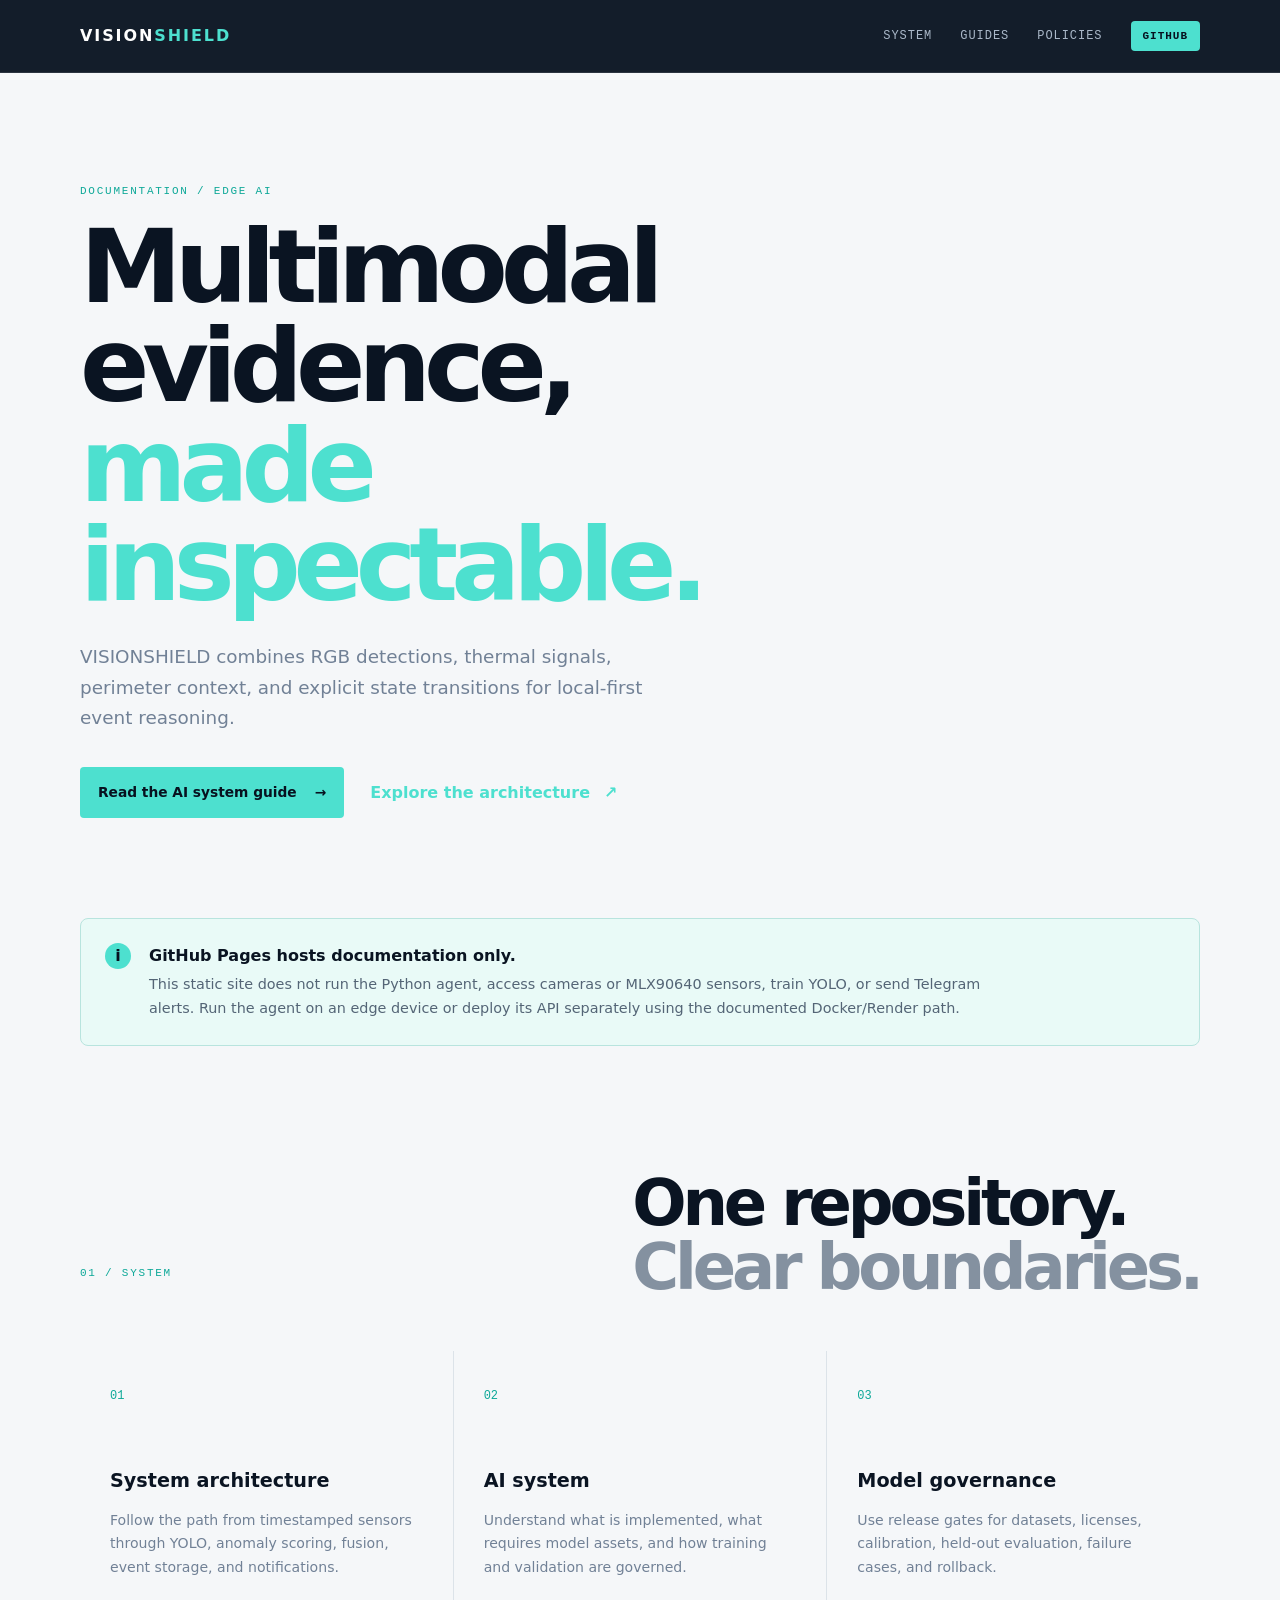
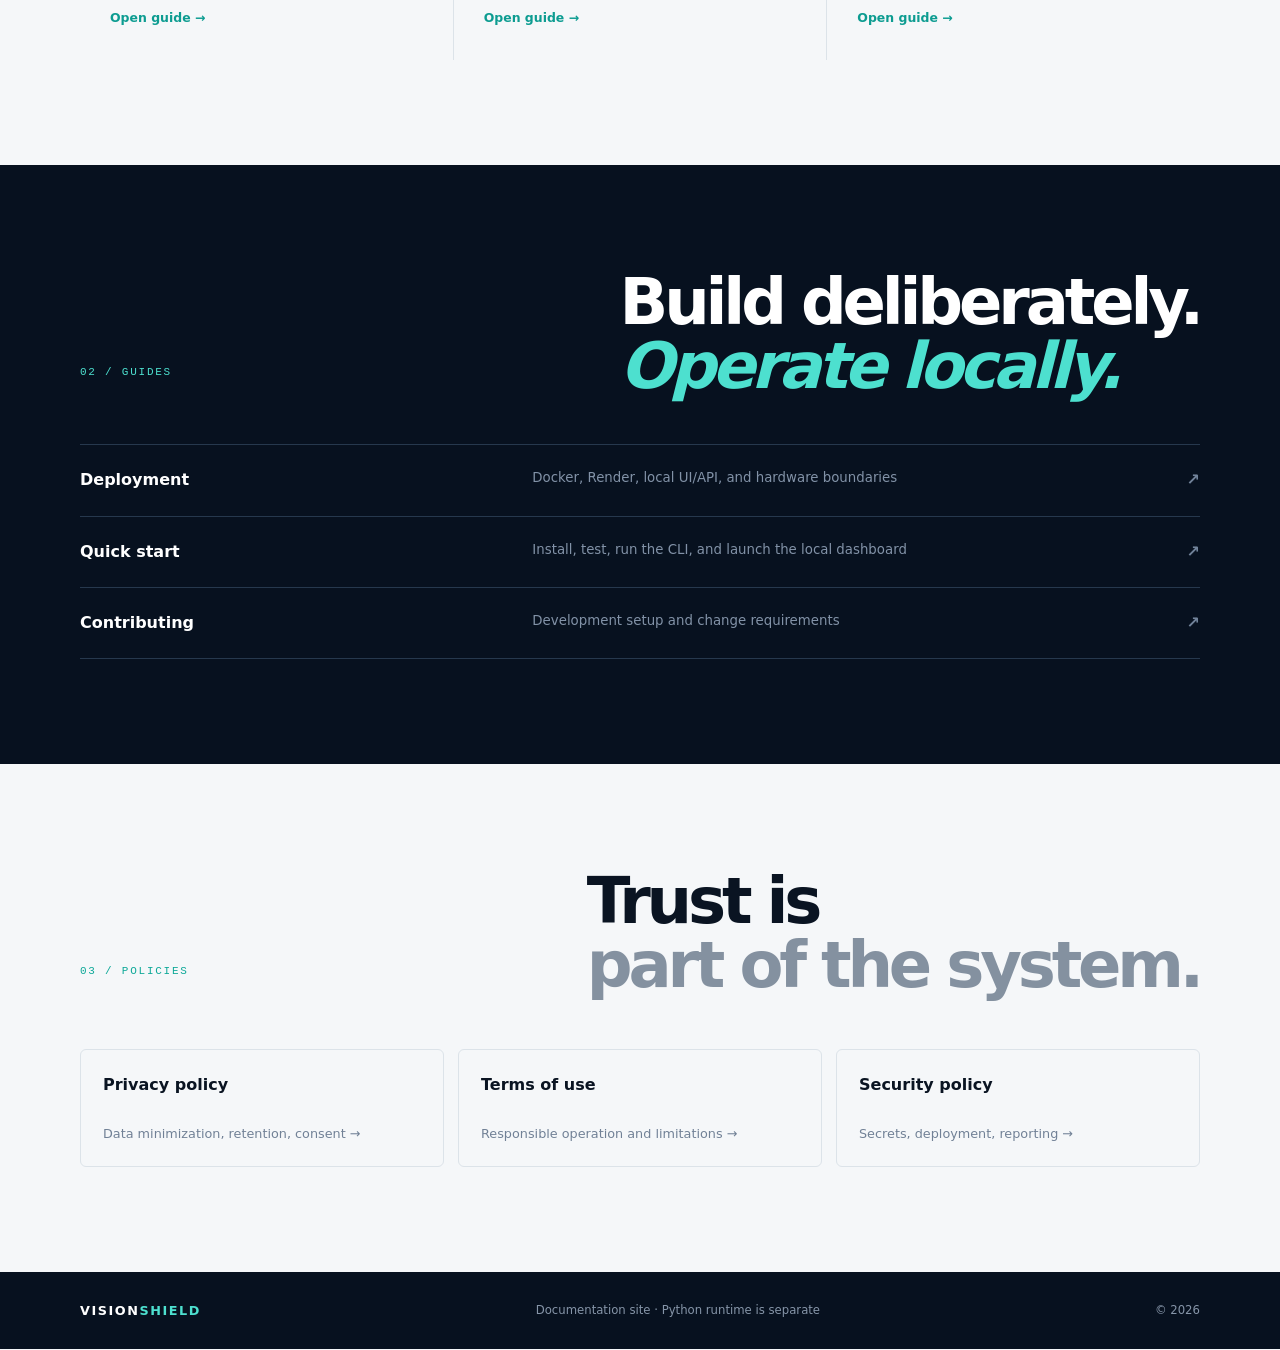
<file: docs/index.html>
<!doctype html>
<html lang="en">
<head>
  <meta charset="utf-8">
  <meta name="viewport" content="width=device-width, initial-scale=1">
  <meta name="description" content="VISIONSHIELD documentation for a privacy-conscious RGB and thermal evidence agent.">
  <meta name="theme-color" content="#07111f">
  <title>VISIONSHIELD documentation</title>
  <link rel="stylesheet" href="assets/site.css">
</head>
<body>
  <header class="site-header">
    <div class="wrap nav">
      <a class="brand" href="./">VISION<span>SHIELD</span></a>
      <nav aria-label="Primary navigation">
        <a href="#system">System</a>
        <a href="#guides">Guides</a>
        <a href="#policies">Policies</a>
        <a class="button button-small" href="https://github.com/tharankanth03/VISIONSHIELD">GitHub</a>
      </nav>
    </div>
  </header>

  <main>
    <section class="hero wrap">
      <div class="eyebrow">DOCUMENTATION / EDGE AI</div>
      <h1>Multimodal evidence,<br><em>made inspectable.</em></h1>
      <p class="lede">VISIONSHIELD combines RGB detections, thermal signals, perimeter context, and explicit state transitions for local-first event reasoning.</p>
      <div class="actions">
        <a class="button" href="AI-SYSTEM.md">Read the AI system guide <span>→</span></a>
        <a class="text-link" href="SYSTEM-ARCHITECTURE.md">Explore the architecture <span>↗</span></a>
      </div>
    </section>

    <section class="notice wrap" aria-label="Hosting boundary">
      <div class="notice-icon">i</div>
      <div>
        <strong>GitHub Pages hosts documentation only.</strong>
        <p>This static site does not run the Python agent, access cameras or MLX90640 sensors, train YOLO, or send Telegram alerts. Run the agent on an edge device or deploy its API separately using the documented Docker/Render path.</p>
      </div>
    </section>

    <section id="system" class="section wrap">
      <div class="section-heading">
        <div class="eyebrow">01 / SYSTEM</div>
        <h2>One repository.<br><span>Clear boundaries.</span></h2>
      </div>
      <div class="cards">
        <a class="card" href="SYSTEM-ARCHITECTURE.md">
          <span class="card-index">01</span>
          <h3>System architecture</h3>
          <p>Follow the path from timestamped sensors through YOLO, anomaly scoring, fusion, event storage, and notifications.</p>
          <span class="card-link">Open guide →</span>
        </a>
        <a class="card" href="AI-SYSTEM.md">
          <span class="card-index">02</span>
          <h3>AI system</h3>
          <p>Understand what is implemented, what requires model assets, and how training and validation are governed.</p>
          <span class="card-link">Open guide →</span>
        </a>
        <a class="card" href="MODEL-GOVERNANCE.md">
          <span class="card-index">03</span>
          <h3>Model governance</h3>
          <p>Use release gates for datasets, licenses, calibration, held-out evaluation, failure cases, and rollback.</p>
          <span class="card-link">Open guide →</span>
        </a>
      </div>
    </section>

    <section id="guides" class="section section-dark">
      <div class="wrap">
        <div class="section-heading">
          <div class="eyebrow">02 / GUIDES</div>
          <h2>Build deliberately.<br><em>Operate locally.</em></h2>
        </div>
        <div class="guide-list">
          <a href="DEPLOYMENT.md"><span>Deployment</span><small>Docker, Render, local UI/API, and hardware boundaries</small><b>↗</b></a>
          <a href="https://github.com/tharankanth03/VISIONSHIELD/blob/main/README.md"><span>Quick start</span><small>Install, test, run the CLI, and launch the local dashboard</small><b>↗</b></a>
          <a href="https://github.com/tharankanth03/VISIONSHIELD/blob/main/CONTRIBUTING.md"><span>Contributing</span><small>Development setup and change requirements</small><b>↗</b></a>
        </div>
      </div>
    </section>

    <section id="policies" class="section wrap">
      <div class="section-heading">
        <div class="eyebrow">03 / POLICIES</div>
        <h2>Trust is<br><span>part of the system.</span></h2>
      </div>
      <div class="policy-grid">
        <a href="PRIVACY-POLICY.md"><strong>Privacy policy</strong><span>Data minimization, retention, consent →</span></a>
        <a href="TERMS-OF-USE.md"><strong>Terms of use</strong><span>Responsible operation and limitations →</span></a>
        <a href="https://github.com/tharankanth03/VISIONSHIELD/blob/main/SECURITY.md"><strong>Security policy</strong><span>Secrets, deployment, reporting →</span></a>
      </div>
    </section>
  </main>

  <footer class="footer">
    <div class="wrap footer-inner">
      <span class="brand">VISION<span>SHIELD</span></span>
      <span>Documentation site · Python runtime is separate</span>
      <span>© 2026</span>
    </div>
  </footer>
</body>
</html>
</file>
<file: docs/assets/site.css>
:root{--ink:#0a1422;--navy:#07111f;--panel:#101f31;--muted:#718196;--line:#dce3e9;--dark-line:#26384d;--cyan:#4de0cf;--paper:#f5f7f9;--max:1120px}
*{box-sizing:border-box}html{scroll-behavior:smooth}body{margin:0;color:var(--ink);background:var(--paper);font:16px/1.65 Inter,ui-sans-serif,system-ui,-apple-system,BlinkMacSystemFont,"Segoe UI",sans-serif}a{color:inherit;text-decoration:none}.wrap{width:min(var(--max),calc(100% - 48px));margin:auto}
.site-header{position:sticky;top:0;z-index:2;background:rgba(7,17,31,.95);border-bottom:1px solid rgba(255,255,255,.1);backdrop-filter:blur(14px)}.nav{display:flex;align-items:center;justify-content:space-between;min-height:72px}.brand{color:white;font-weight:800;letter-spacing:.12em}.brand span,h1 em,h2 em{color:var(--cyan)}nav{display:flex;align-items:center;gap:28px;color:#aab8c9;font:12px ui-monospace,SFMono-Regular,Menlo,monospace;text-transform:uppercase;letter-spacing:.08em}nav a:hover{color:var(--cyan)}
.button{display:inline-flex;align-items:center;gap:18px;padding:14px 18px;color:var(--navy);background:var(--cyan);border-radius:4px;font-size:.86rem;font-weight:800}.button-small{padding:9px 12px;font-size:.69rem}.text-link{display:inline-flex;gap:14px;color:var(--cyan);font-weight:700}
.hero{padding:112px 0 100px}.eyebrow{margin-bottom:20px;color:#0da898;font:11px ui-monospace,SFMono-Regular,Menlo,monospace;letter-spacing:.16em}.hero h1{max-width:760px;margin:0 0 28px;font-size:clamp(3.3rem,8vw,6.8rem);letter-spacing:-.07em;line-height:.97}.hero h1 em{font-style:normal}.lede{max-width:610px;margin:0 0 34px;color:var(--muted);font-size:1.15rem}.actions{display:flex;align-items:center;gap:26px;flex-wrap:wrap}
.notice{display:flex;gap:18px;align-items:flex-start;margin-bottom:20px;padding:24px;border:1px solid #b8e4de;border-radius:8px;background:#e9faf7}.notice-icon{display:grid;place-items:center;flex:0 0 26px;height:26px;color:var(--navy);background:var(--cyan);border-radius:50%;font-weight:800}.notice strong{display:block;margin-bottom:4px}.notice p{max-width:850px;margin:0;color:#546576;font-size:.9rem}
.section{padding:105px 0}.section-heading{display:flex;justify-content:space-between;align-items:end;gap:40px;margin-bottom:52px}.section-heading h2{margin:0;font-size:clamp(2.6rem,5vw,4.6rem);letter-spacing:-.065em;line-height:1}.section-heading h2 span{color:#8491a0}.cards{display:grid;grid-template-columns:repeat(3,1fr);gap:1px;background:var(--line)}.card{min-height:285px;padding:30px;background:var(--paper);transition:transform .2s,background .2s}.card:hover{transform:translateY(-4px);background:white}.card-index{color:#0da898;font:12px ui-monospace,monospace}.card h3{margin:58px 0 12px;font-size:1.2rem}.card p{margin:0 0 25px;color:var(--muted);font-size:.88rem}.card-link{color:#0d9c91;font-size:.78rem;font-weight:800}
.section-dark{color:white;background:var(--navy)}.section-dark .section-heading{margin-bottom:46px}.section-dark .eyebrow{color:var(--cyan)}.guide-list{border-top:1px solid var(--dark-line)}.guide-list a{display:grid;grid-template-columns:.7fr 1fr 30px;gap:20px;padding:22px 0;border-bottom:1px solid var(--dark-line)}.guide-list a:hover span,.guide-list a:hover b{color:var(--cyan)}.guide-list span{font-weight:700}.guide-list small{color:#8292a7}.guide-list b{color:#71839a;text-align:right}
.policy-grid{display:grid;grid-template-columns:repeat(3,1fr);gap:14px}.policy-grid a{display:flex;flex-direction:column;gap:24px;padding:22px;border:1px solid var(--line);border-radius:6px}.policy-grid a:hover{border-color:var(--cyan-dark)}.policy-grid span{color:var(--muted);font-size:.8rem}
.footer{padding:28px 0;color:#8695a8;background:var(--navy);font-size:.73rem}.footer-inner{display:flex;justify-content:space-between;align-items:center;gap:20px}.footer .brand{font-size:.8rem}
@media(max-width:720px){.wrap{width:min(var(--max),calc(100% - 32px))}nav a:not(.button-small){display:none}.hero{padding:80px 0 70px}.section{padding:75px 0}.section-heading{display:block}.cards,.policy-grid{grid-template-columns:1fr}.card{min-height:auto}.card h3{margin-top:32px}.guide-list a{grid-template-columns:1fr 24px}.guide-list small{grid-column:1}.footer-inner{align-items:flex-start;flex-direction:column}}
</file>
